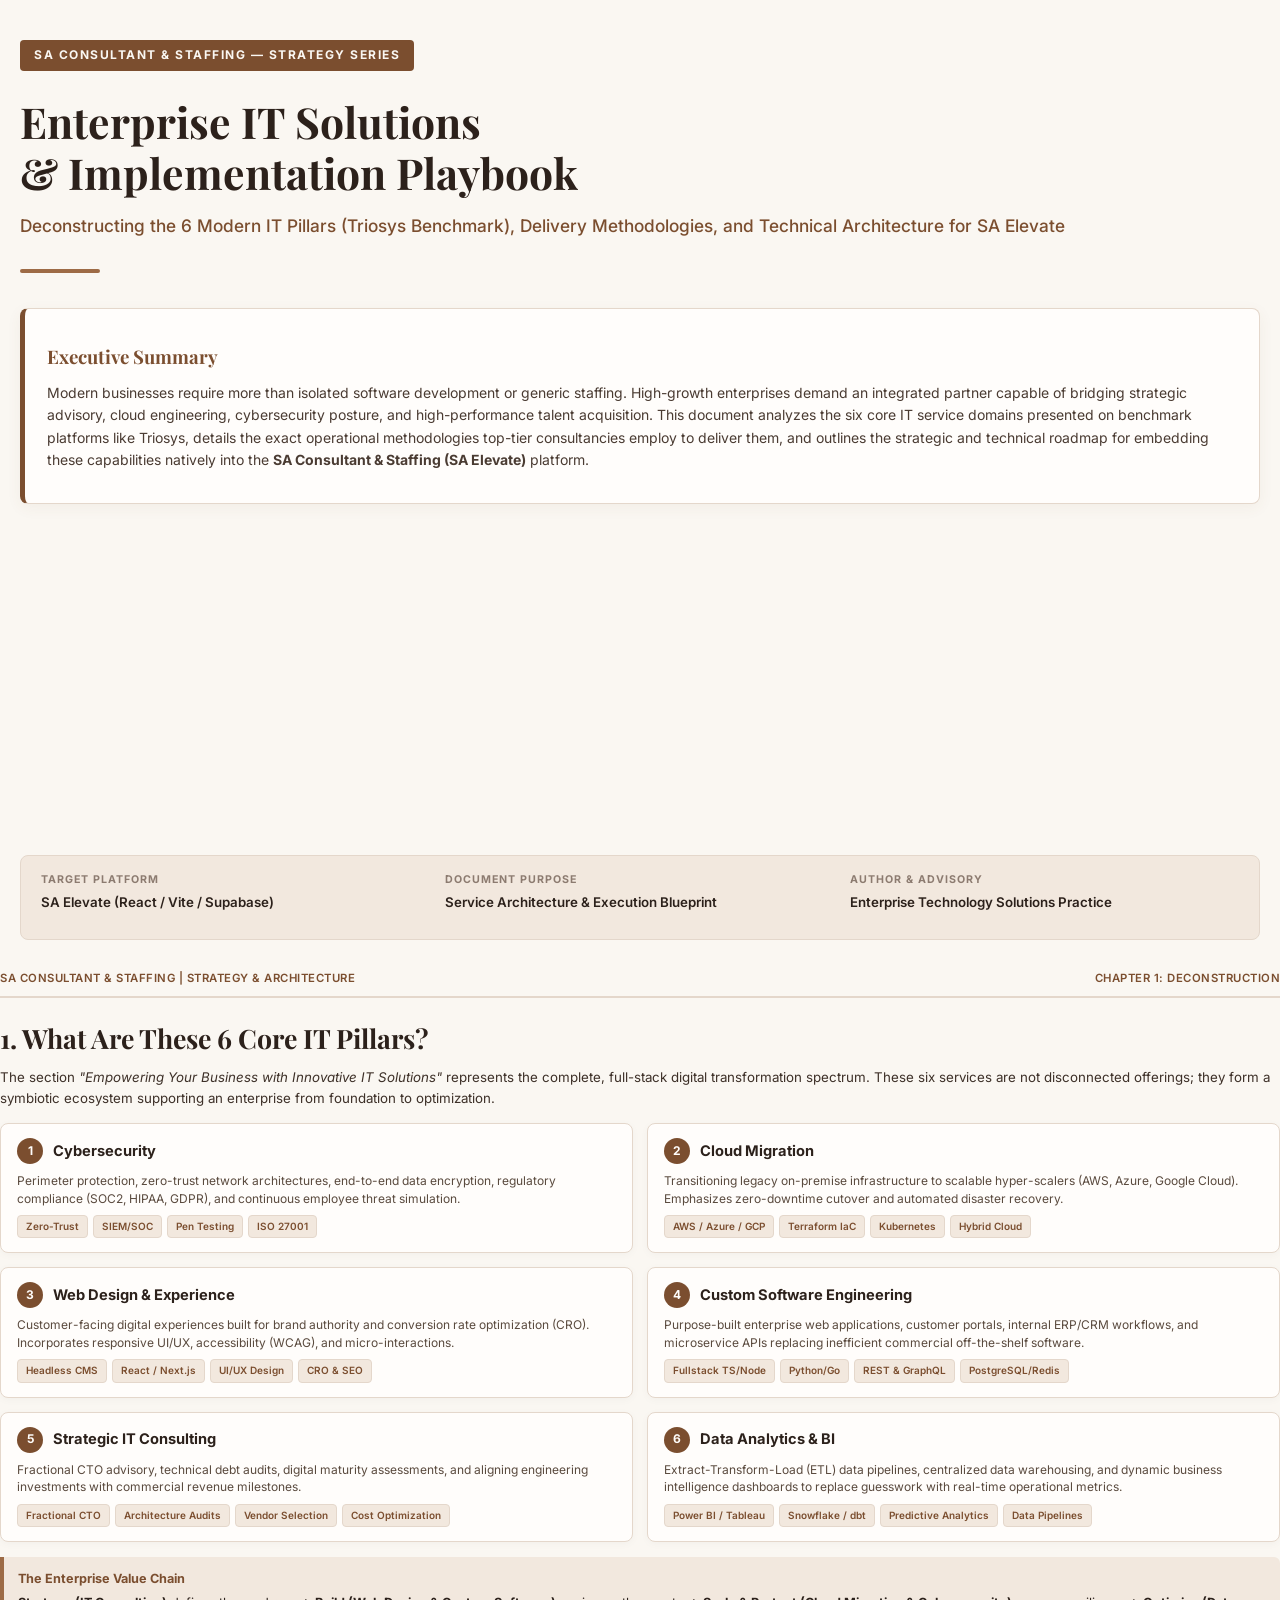
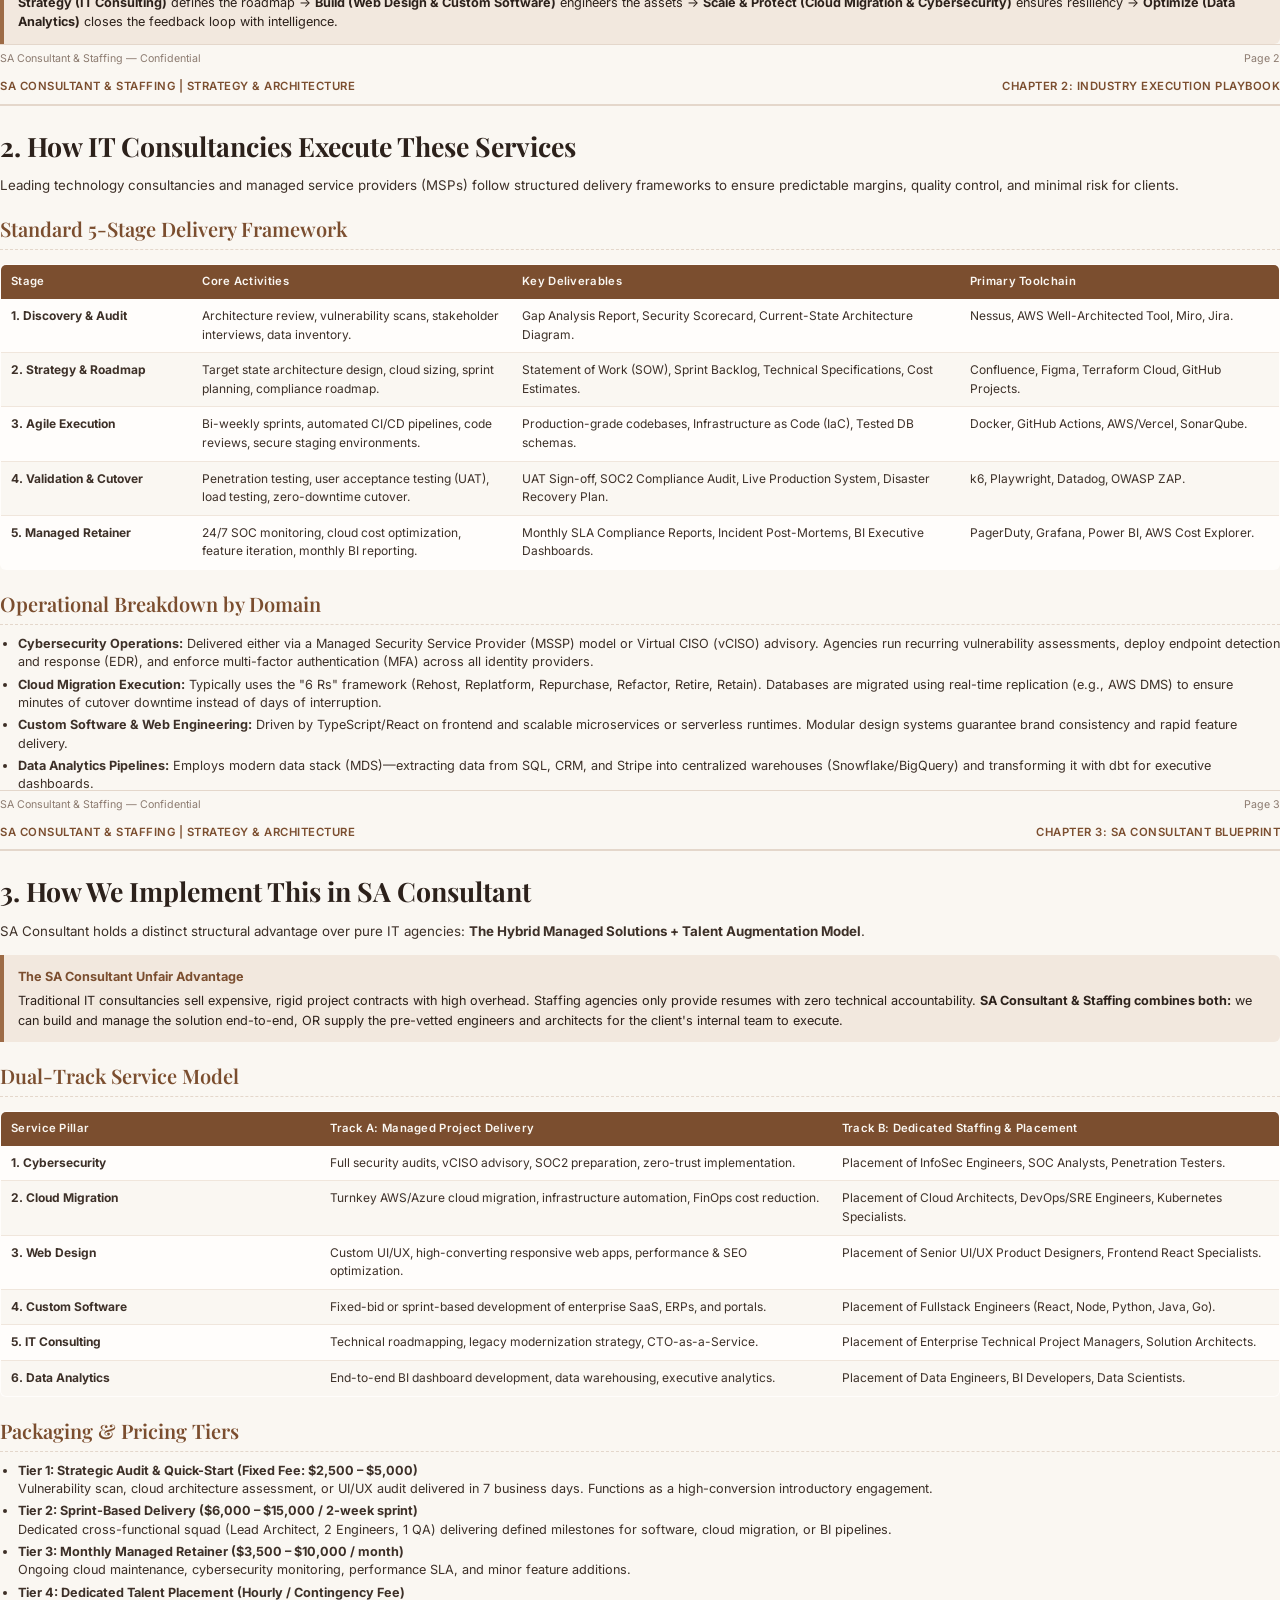
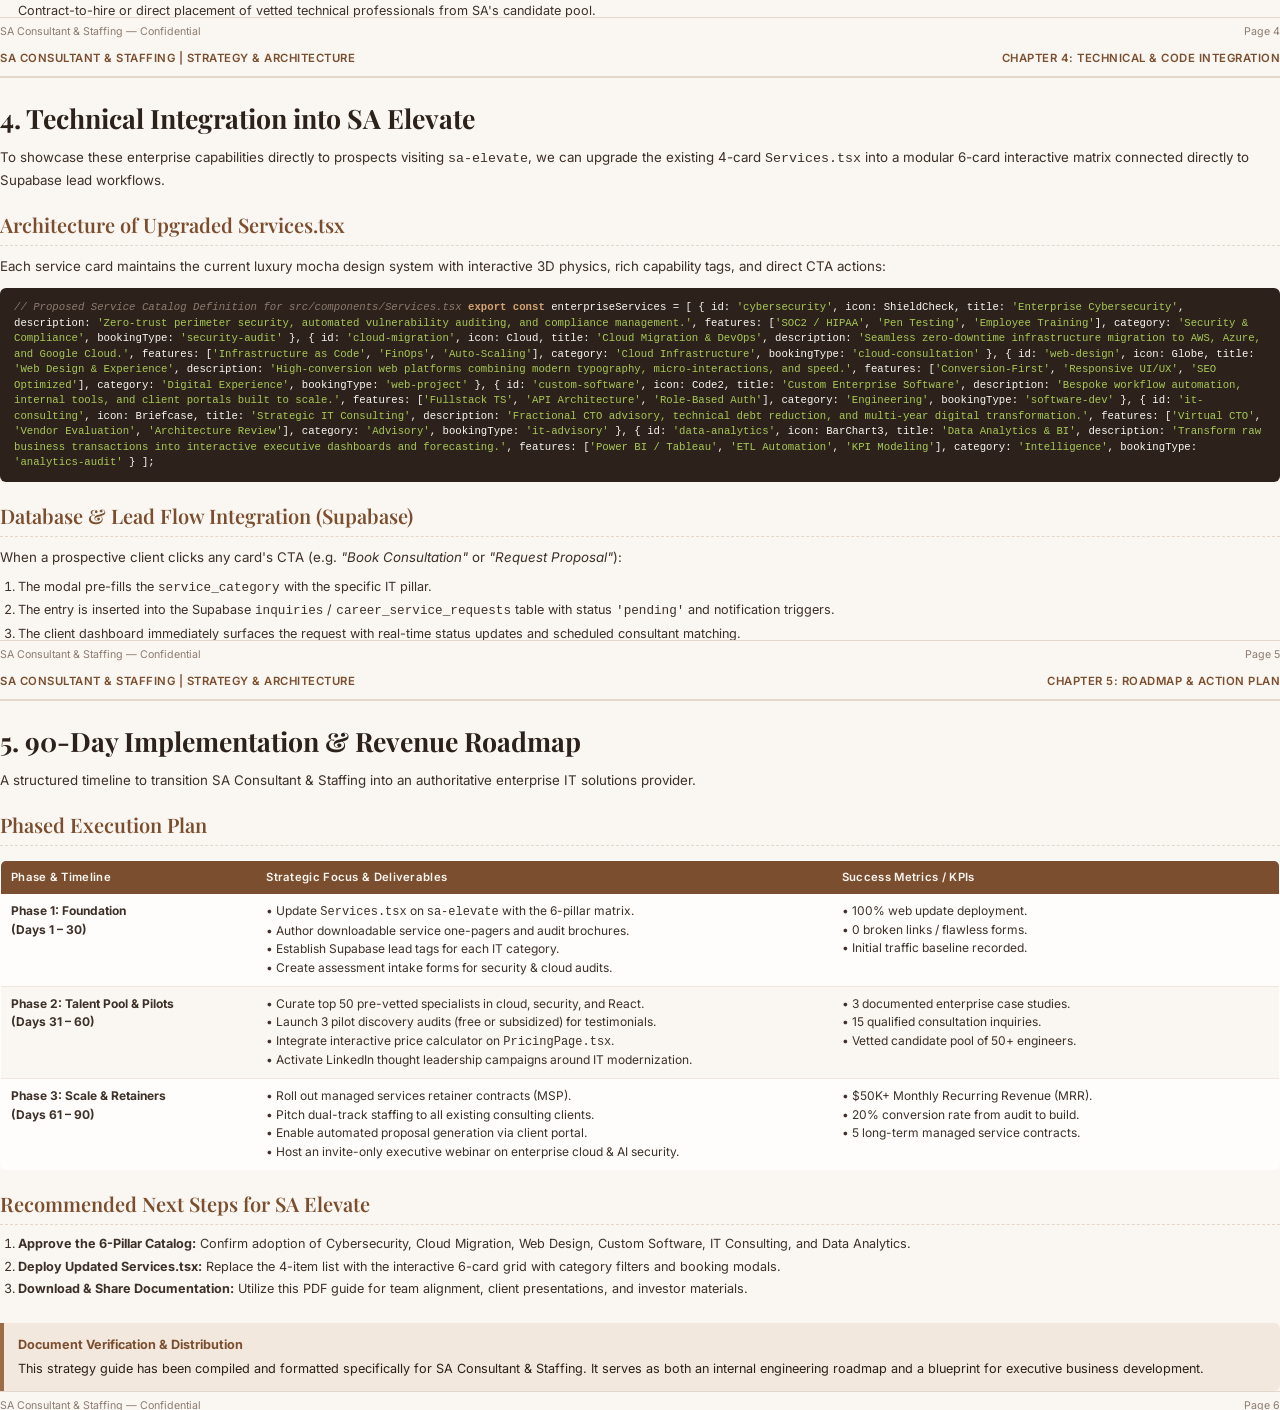
<file: public/documentation/service_strategy.html>
<!DOCTYPE html>
<html lang="en">
<head>
<meta charset="UTF-8">
<title>SA Consultant - Enterprise IT Solutions Strategy & Implementation Guide</title>
<style>
  @import url('https://fonts.googleapis.com/css2?family=Inter:wght@300;400;500;600;700;800&family=Playfair+Display:ital,wght@0,600;0,700;1,400&display=swap');

  @page {
    size: A4;
    margin: 18mm 16mm 18mm 16mm;
    @bottom-right {
      content: counter(page);
    }
  }

  * {
    box-sizing: border-box;
    margin: 0;
    padding: 0;
  }

  body {
    font-family: 'Inter', -apple-system, BlinkMacSystemFont, 'Segoe UI', Roboto, sans-serif;
    color: #2C211B;
    background-color: #FAF7F2;
    line-height: 1.55;
    font-size: 11pt;
    -webkit-print-color-adjust: exact;
    print-color-adjust: exact;
  }

  .page {
    page-break-after: always;
    break-after: page;
    position: relative;
    padding: 10px 0;
  }

  .page:last-child {
    page-break-after: avoid;
    break-after: avoid;
  }

  /* Header & Footer styling for pages */
  .doc-header {
    display: flex;
    justify-content: space-between;
    align-items: center;
    border-bottom: 2px solid #E4D7CB;
    padding-bottom: 8px;
    margin-bottom: 20px;
    font-size: 8.5pt;
    color: #7B4E2F;
    font-weight: 600;
    letter-spacing: 0.5px;
    text-transform: uppercase;
  }

  .doc-footer {
    position: absolute;
    bottom: 0;
    left: 0;
    right: 0;
    display: flex;
    justify-content: space-between;
    align-items: center;
    border-top: 1px solid #E4D7CB;
    padding-top: 6px;
    font-size: 8pt;
    color: #8C7B70;
  }

  /* Cover Page */
  .cover-page {
    display: flex;
    flex-direction: column;
    justify-content: space-between;
    min-height: 960px;
    padding: 40px 20px 20px 20px;
  }

  .brand-badge {
    display: inline-block;
    background: #7B4E2F;
    color: #FAF7F2;
    font-size: 9pt;
    font-weight: 700;
    letter-spacing: 1.5px;
    text-transform: uppercase;
    padding: 6px 14px;
    border-radius: 4px;
    margin-bottom: 25px;
  }

  .cover-title {
    font-family: 'Playfair Display', Georgia, serif;
    font-size: 32pt;
    font-weight: 700;
    color: #2C211B;
    line-height: 1.2;
    margin-bottom: 15px;
  }

  .cover-subtitle {
    font-size: 13pt;
    color: #7B4E2F;
    font-weight: 500;
    line-height: 1.5;
    margin-bottom: 30px;
    max-width: 90%;
  }

  .cover-divider {
    width: 80px;
    height: 4px;
    background: #9D6B46;
    margin-bottom: 35px;
    border-radius: 2px;
  }

  .executive-summary-card {
    background: #FFFDFB;
    border: 1px solid #E4D7CB;
    border-left: 5px solid #7B4E2F;
    padding: 22px;
    border-radius: 8px;
    box-shadow: 0 4px 15px rgba(123, 78, 47, 0.06);
    margin-bottom: 40px;
  }

  .executive-summary-card h3 {
    font-family: 'Playfair Display', serif;
    font-size: 14pt;
    color: #7B4E2F;
    margin-bottom: 10px;
  }

  .executive-summary-card p {
    font-size: 10.5pt;
    color: #4A3B32;
    line-height: 1.6;
  }

  .meta-grid {
    display: grid;
    grid-template-columns: repeat(3, 1fr);
    gap: 15px;
    background: #F2E8DE;
    padding: 16px 20px;
    border-radius: 8px;
    border: 1px solid #E4D7CB;
  }

  .meta-item h4 {
    font-size: 8pt;
    text-transform: uppercase;
    letter-spacing: 1px;
    color: #8C7B70;
    margin-bottom: 4px;
  }

  .meta-item p {
    font-size: 10pt;
    font-weight: 600;
    color: #2C211B;
  }

  /* Headings */
  h1 {
    font-family: 'Playfair Display', Georgia, serif;
    font-size: 20pt;
    color: #2C211B;
    margin-bottom: 8px;
    font-weight: 700;
  }

  h2 {
    font-family: 'Playfair Display', Georgia, serif;
    font-size: 15pt;
    color: #7B4E2F;
    margin-top: 18px;
    margin-bottom: 10px;
    font-weight: 600;
    border-bottom: 1px dashed #E4D7CB;
    padding-bottom: 5px;
  }

  h3 {
    font-size: 12pt;
    color: #2C211B;
    margin-top: 12px;
    margin-bottom: 6px;
    font-weight: 700;
  }

  p {
    margin-bottom: 10px;
    color: #3D3028;
    font-size: 10pt;
  }

  /* Grid & Cards */
  .pillars-grid {
    display: grid;
    grid-template-columns: 1fr 1fr;
    gap: 14px;
    margin-top: 15px;
    margin-bottom: 15px;
  }

  .pillar-card {
    background: #FFFDFB;
    border: 1px solid #E4D7CB;
    border-radius: 8px;
    padding: 14px 16px;
    position: relative;
    box-shadow: 0 2px 8px rgba(44, 33, 27, 0.03);
  }

  .pillar-header {
    display: flex;
    align-items: center;
    gap: 10px;
    margin-bottom: 8px;
  }

  .pillar-number {
    width: 26px;
    height: 26px;
    background: #7B4E2F;
    color: #FFFDFB;
    border-radius: 50%;
    display: flex;
    align-items: center;
    justify-content: center;
    font-size: 9pt;
    font-weight: 700;
    flex-shrink: 0;
  }

  .pillar-title {
    font-size: 11pt;
    font-weight: 700;
    color: #2C211B;
  }

  .pillar-desc {
    font-size: 9pt;
    color: #5A4A3E;
    line-height: 1.45;
    margin-bottom: 8px;
  }

  .pillar-tags {
    display: flex;
    flex-wrap: wrap;
    gap: 5px;
  }

  .tag {
    background: #F2E8DE;
    color: #7B4E2F;
    font-size: 7.5pt;
    font-weight: 600;
    padding: 3px 8px;
    border-radius: 4px;
    border: 1px solid #E4D7CB;
  }

  /* Tables */
  table {
    width: 100%;
    border-collapse: collapse;
    margin: 14px 0;
    font-size: 9pt;
    background: #FFFDFB;
    border-radius: 6px;
    overflow: hidden;
    border: 1px solid #E4D7CB;
  }

  th {
    background: #7B4E2F;
    color: #FAF7F2;
    text-align: left;
    padding: 8px 10px;
    font-weight: 600;
    font-size: 8.5pt;
    letter-spacing: 0.3px;
  }

  td {
    padding: 8px 10px;
    border-bottom: 1px solid #F0E6DC;
    color: #3D3028;
    vertical-align: top;
  }

  tr:nth-child(even) td {
    background: #FAF7F2;
  }

  /* Callout boxes */
  .callout {
    background: #F2E8DE;
    border-left: 4px solid #9D6B46;
    padding: 12px 14px;
    border-radius: 0 6px 6px 0;
    margin: 14px 0;
    font-size: 9.5pt;
  }

  .callout-title {
    font-weight: 700;
    color: #7B4E2F;
    margin-bottom: 4px;
    font-size: 9.5pt;
  }

  .code-block {
    background: #2C211B;
    color: #FAF7F2;
    padding: 12px 14px;
    border-radius: 6px;
    font-family: 'Consolas', monospace;
    font-size: 8pt;
    line-height: 1.45;
    margin: 12px 0;
    overflow-x: auto;
  }

  .code-keyword { color: #D4A373; font-weight: bold; }
  .code-string { color: #A7C957; }
  .code-comment { color: #8C7B70; font-style: italic; }

  ul, ol {
    margin-left: 18px;
    margin-bottom: 10px;
    font-size: 9.5pt;
    color: #3D3028;
  }

  li {
    margin-bottom: 4px;
    line-height: 1.45;
  }
</style>
</head>
<body>

<!-- PAGE 1: COVER PAGE -->
<div class="page cover-page">
  <div>
    <span class="brand-badge">SA Consultant & Staffing — Strategy Series</span>
    <h1 class="cover-title">Enterprise IT Solutions<br>& Implementation Playbook</h1>
    <p class="cover-subtitle">Deconstructing the 6 Modern IT Pillars (Triosys Benchmark), Delivery Methodologies, and Technical Architecture for SA Elevate</p>
    <div class="cover-divider"></div>

    <div class="executive-summary-card">
      <h3>Executive Summary</h3>
      <p>Modern businesses require more than isolated software development or generic staffing. High-growth enterprises demand an integrated partner capable of bridging strategic advisory, cloud engineering, cybersecurity posture, and high-performance talent acquisition. This document analyzes the six core IT service domains presented on benchmark platforms like Triosys, details the exact operational methodologies top-tier consultancies employ to deliver them, and outlines the strategic and technical roadmap for embedding these capabilities natively into the <strong>SA Consultant & Staffing (SA Elevate)</strong> platform.</p>
    </div>
  </div>

  <div>
    <div class="meta-grid">
      <div class="meta-item">
        <h4>Target Platform</h4>
        <p>SA Elevate (React / Vite / Supabase)</p>
      </div>
      <div class="meta-item">
        <h4>Document Purpose</h4>
        <p>Service Architecture & Execution Blueprint</p>
      </div>
      <div class="meta-item">
        <h4>Author & Advisory</h4>
        <p>Enterprise Technology Solutions Practice</p>
      </div>
    </div>
  </div>
</div>

<!-- PAGE 2: CHAPTER 1: WHAT IS THIS? -->
<div class="page">
  <div class="doc-header">
    <span>SA Consultant & Staffing | Strategy & Architecture</span>
    <span>Chapter 1: Deconstruction</span>
  </div>

  <h1>1. What Are These 6 Core IT Pillars?</h1>
  <p>The section <em>"Empowering Your Business with Innovative IT Solutions"</em> represents the complete, full-stack digital transformation spectrum. These six services are not disconnected offerings; they form a symbiotic ecosystem supporting an enterprise from foundation to optimization.</p>

  <div class="pillars-grid">
    <div class="pillar-card">
      <div class="pillar-header">
        <div class="pillar-number">1</div>
        <div class="pillar-title">Cybersecurity</div>
      </div>
      <p class="pillar-desc">Perimeter protection, zero-trust network architectures, end-to-end data encryption, regulatory compliance (SOC2, HIPAA, GDPR), and continuous employee threat simulation.</p>
      <div class="pillar-tags">
        <span class="tag">Zero-Trust</span>
        <span class="tag">SIEM/SOC</span>
        <span class="tag">Pen Testing</span>
        <span class="tag">ISO 27001</span>
      </div>
    </div>

    <div class="pillar-card">
      <div class="pillar-header">
        <div class="pillar-number">2</div>
        <div class="pillar-title">Cloud Migration</div>
      </div>
      <p class="pillar-desc">Transitioning legacy on-premise infrastructure to scalable hyper-scalers (AWS, Azure, Google Cloud). Emphasizes zero-downtime cutover and automated disaster recovery.</p>
      <div class="pillar-tags">
        <span class="tag">AWS / Azure / GCP</span>
        <span class="tag">Terraform IaC</span>
        <span class="tag">Kubernetes</span>
        <span class="tag">Hybrid Cloud</span>
      </div>
    </div>

    <div class="pillar-card">
      <div class="pillar-header">
        <div class="pillar-number">3</div>
        <div class="pillar-title">Web Design & Experience</div>
      </div>
      <p class="pillar-desc">Customer-facing digital experiences built for brand authority and conversion rate optimization (CRO). Incorporates responsive UI/UX, accessibility (WCAG), and micro-interactions.</p>
      <div class="pillar-tags">
        <span class="tag">Headless CMS</span>
        <span class="tag">React / Next.js</span>
        <span class="tag">UI/UX Design</span>
        <span class="tag">CRO & SEO</span>
      </div>
    </div>

    <div class="pillar-card">
      <div class="pillar-header">
        <div class="pillar-number">4</div>
        <div class="pillar-title">Custom Software Engineering</div>
      </div>
      <p class="pillar-desc">Purpose-built enterprise web applications, customer portals, internal ERP/CRM workflows, and microservice APIs replacing inefficient commercial off-the-shelf software.</p>
      <div class="pillar-tags">
        <span class="tag">Fullstack TS/Node</span>
        <span class="tag">Python/Go</span>
        <span class="tag">REST & GraphQL</span>
        <span class="tag">PostgreSQL/Redis</span>
      </div>
    </div>

    <div class="pillar-card">
      <div class="pillar-header">
        <div class="pillar-number">5</div>
        <div class="pillar-title">Strategic IT Consulting</div>
      </div>
      <p class="pillar-desc">Fractional CTO advisory, technical debt audits, digital maturity assessments, and aligning engineering investments with commercial revenue milestones.</p>
      <div class="pillar-tags">
        <span class="tag">Fractional CTO</span>
        <span class="tag">Architecture Audits</span>
        <span class="tag">Vendor Selection</span>
        <span class="tag">Cost Optimization</span>
      </div>
    </div>

    <div class="pillar-card">
      <div class="pillar-header">
        <div class="pillar-number">6</div>
        <div class="pillar-title">Data Analytics & BI</div>
      </div>
      <p class="pillar-desc">Extract-Transform-Load (ETL) data pipelines, centralized data warehousing, and dynamic business intelligence dashboards to replace guesswork with real-time operational metrics.</p>
      <div class="pillar-tags">
        <span class="tag">Power BI / Tableau</span>
        <span class="tag">Snowflake / dbt</span>
        <span class="tag">Predictive Analytics</span>
        <span class="tag">Data Pipelines</span>
      </div>
    </div>
  </div>

  <div class="callout">
    <div class="callout-title">The Enterprise Value Chain</div>
    <strong>Strategy (IT Consulting)</strong> defines the roadmap &rarr; <strong>Build (Web Design & Custom Software)</strong> engineers the assets &rarr; <strong>Scale & Protect (Cloud Migration & Cybersecurity)</strong> ensures resiliency &rarr; <strong>Optimize (Data Analytics)</strong> closes the feedback loop with intelligence.
  </div>

  <div class="doc-footer">
    <span>SA Consultant & Staffing — Confidential</span>
    <span>Page 2</span>
  </div>
</div>

<!-- PAGE 3: CHAPTER 2: HOW THEY DO THIS -->
<div class="page">
  <div class="doc-header">
    <span>SA Consultant & Staffing | Strategy & Architecture</span>
    <span>Chapter 2: Industry Execution Playbook</span>
  </div>

  <h1>2. How IT Consultancies Execute These Services</h1>
  <p>Leading technology consultancies and managed service providers (MSPs) follow structured delivery frameworks to ensure predictable margins, quality control, and minimal risk for clients.</p>

  <h2>Standard 5-Stage Delivery Framework</h2>
  <table>
    <thead>
      <tr>
        <th style="width: 15%;">Stage</th>
        <th style="width: 25%;">Core Activities</th>
        <th style="width: 35%;">Key Deliverables</th>
        <th style="width: 25%;">Primary Toolchain</th>
      </tr>
    </thead>
    <tbody>
      <tr>
        <td><strong>1. Discovery & Audit</strong></td>
        <td>Architecture review, vulnerability scans, stakeholder interviews, data inventory.</td>
        <td>Gap Analysis Report, Security Scorecard, Current-State Architecture Diagram.</td>
        <td>Nessus, AWS Well-Architected Tool, Miro, Jira.</td>
      </tr>
      <tr>
        <td><strong>2. Strategy & Roadmap</strong></td>
        <td>Target state architecture design, cloud sizing, sprint planning, compliance roadmap.</td>
        <td>Statement of Work (SOW), Sprint Backlog, Technical Specifications, Cost Estimates.</td>
        <td>Confluence, Figma, Terraform Cloud, GitHub Projects.</td>
      </tr>
      <tr>
        <td><strong>3. Agile Execution</strong></td>
        <td>Bi-weekly sprints, automated CI/CD pipelines, code reviews, secure staging environments.</td>
        <td>Production-grade codebases, Infrastructure as Code (IaC), Tested DB schemas.</td>
        <td>Docker, GitHub Actions, AWS/Vercel, SonarQube.</td>
      </tr>
      <tr>
        <td><strong>4. Validation & Cutover</strong></td>
        <td>Penetration testing, user acceptance testing (UAT), load testing, zero-downtime cutover.</td>
        <td>UAT Sign-off, SOC2 Compliance Audit, Live Production System, Disaster Recovery Plan.</td>
        <td>k6, Playwright, Datadog, OWASP ZAP.</td>
      </tr>
      <tr>
        <td><strong>5. Managed Retainer</strong></td>
        <td>24/7 SOC monitoring, cloud cost optimization, feature iteration, monthly BI reporting.</td>
        <td>Monthly SLA Compliance Reports, Incident Post-Mortems, BI Executive Dashboards.</td>
        <td>PagerDuty, Grafana, Power BI, AWS Cost Explorer.</td>
      </tr>
    </tbody>
  </table>

  <h2>Operational Breakdown by Domain</h2>
  <ul>
    <li><strong>Cybersecurity Operations:</strong> Delivered either via a Managed Security Service Provider (MSSP) model or Virtual CISO (vCISO) advisory. Agencies run recurring vulnerability assessments, deploy endpoint detection and response (EDR), and enforce multi-factor authentication (MFA) across all identity providers.</li>
    <li><strong>Cloud Migration Execution:</strong> Typically uses the "6 Rs" framework (Rehost, Replatform, Repurchase, Refactor, Retire, Retain). Databases are migrated using real-time replication (e.g., AWS DMS) to ensure minutes of cutover downtime instead of days of interruption.</li>
    <li><strong>Custom Software & Web Engineering:</strong> Driven by TypeScript/React on frontend and scalable microservices or serverless runtimes. Modular design systems guarantee brand consistency and rapid feature delivery.</li>
    <li><strong>Data Analytics Pipelines:</strong> Employs modern data stack (MDS)—extracting data from SQL, CRM, and Stripe into centralized warehouses (Snowflake/BigQuery) and transforming it with dbt for executive dashboards.</li>
  </ul>

  <div class="doc-footer">
    <span>SA Consultant & Staffing — Confidential</span>
    <span>Page 3</span>
  </div>
</div>

<!-- PAGE 4: CHAPTER 3: IMPLEMENTING IN SA CONSULTANT -->
<div class="page">
  <div class="doc-header">
    <span>SA Consultant & Staffing | Strategy & Architecture</span>
    <span>Chapter 3: SA Consultant Blueprint</span>
  </div>

  <h1>3. How We Implement This in SA Consultant</h1>
  <p>SA Consultant holds a distinct structural advantage over pure IT agencies: <strong>The Hybrid Managed Solutions + Talent Augmentation Model</strong>.</p>

  <div class="callout">
    <div class="callout-title">The SA Consultant Unfair Advantage</div>
    Traditional IT consultancies sell expensive, rigid project contracts with high overhead. Staffing agencies only provide resumes with zero technical accountability. <strong>SA Consultant & Staffing combines both:</strong> we can build and manage the solution end-to-end, OR supply the pre-vetted engineers and architects for the client's internal team to execute.
  </div>

  <h2>Dual-Track Service Model</h2>
  <table>
    <thead>
      <tr>
        <th style="width: 25%;">Service Pillar</th>
        <th style="width: 40%;">Track A: Managed Project Delivery</th>
        <th style="width: 35%;">Track B: Dedicated Staffing & Placement</th>
      </tr>
    </thead>
    <tbody>
      <tr>
        <td><strong>1. Cybersecurity</strong></td>
        <td>Full security audits, vCISO advisory, SOC2 preparation, zero-trust implementation.</td>
        <td>Placement of InfoSec Engineers, SOC Analysts, Penetration Testers.</td>
      </tr>
      <tr>
        <td><strong>2. Cloud Migration</strong></td>
        <td>Turnkey AWS/Azure cloud migration, infrastructure automation, FinOps cost reduction.</td>
        <td>Placement of Cloud Architects, DevOps/SRE Engineers, Kubernetes Specialists.</td>
      </tr>
      <tr>
        <td><strong>3. Web Design</strong></td>
        <td>Custom UI/UX, high-converting responsive web apps, performance & SEO optimization.</td>
        <td>Placement of Senior UI/UX Product Designers, Frontend React Specialists.</td>
      </tr>
      <tr>
        <td><strong>4. Custom Software</strong></td>
        <td>Fixed-bid or sprint-based development of enterprise SaaS, ERPs, and portals.</td>
        <td>Placement of Fullstack Engineers (React, Node, Python, Java, Go).</td>
      </tr>
      <tr>
        <td><strong>5. IT Consulting</strong></td>
        <td>Technical roadmapping, legacy modernization strategy, CTO-as-a-Service.</td>
        <td>Placement of Enterprise Technical Project Managers, Solution Architects.</td>
      </tr>
      <tr>
        <td><strong>6. Data Analytics</strong></td>
        <td>End-to-end BI dashboard development, data warehousing, executive analytics.</td>
        <td>Placement of Data Engineers, BI Developers, Data Scientists.</td>
      </tr>
    </tbody>
  </table>

  <h2>Packaging & Pricing Tiers</h2>
  <ul>
    <li><strong>Tier 1: Strategic Audit & Quick-Start (Fixed Fee: $2,500 – $5,000)</strong><br>
    Vulnerability scan, cloud architecture assessment, or UI/UX audit delivered in 7 business days. Functions as a high-conversion introductory engagement.</li>
    <li><strong>Tier 2: Sprint-Based Delivery ($6,000 – $15,000 / 2-week sprint)</strong><br>
    Dedicated cross-functional squad (Lead Architect, 2 Engineers, 1 QA) delivering defined milestones for software, cloud migration, or BI pipelines.</li>
    <li><strong>Tier 3: Monthly Managed Retainer ($3,500 – $10,000 / month)</strong><br>
    Ongoing cloud maintenance, cybersecurity monitoring, performance SLA, and minor feature additions.</li>
    <li><strong>Tier 4: Dedicated Talent Placement (Hourly / Contingency Fee)</strong><br>
    Contract-to-hire or direct placement of vetted technical professionals from SA's candidate pool.</li>
  </ul>

  <div class="doc-footer">
    <span>SA Consultant & Staffing — Confidential</span>
    <span>Page 4</span>
  </div>
</div>

<!-- PAGE 5: CHAPTER 4: TECHNICAL INTEGRATION IN SA-ELEVATE -->
<div class="page">
  <div class="doc-header">
    <span>SA Consultant & Staffing | Strategy & Architecture</span>
    <span>Chapter 4: Technical & Code Integration</span>
  </div>

  <h1>4. Technical Integration into SA Elevate</h1>
  <p>To showcase these enterprise capabilities directly to prospects visiting <code>sa-elevate</code>, we can upgrade the existing 4-card <code>Services.tsx</code> into a modular 6-card interactive matrix connected directly to Supabase lead workflows.</p>

  <h2>Architecture of Upgraded Services.tsx</h2>
  <p>Each service card maintains the current luxury mocha design system with interactive 3D physics, rich capability tags, and direct CTA actions:</p>

  <div class="code-block">
<span class="code-comment">// Proposed Service Catalog Definition for src/components/Services.tsx</span>
<span class="code-keyword">export const</span> enterpriseServices = [
  {
    id: <span class="code-string">'cybersecurity'</span>,
    icon: ShieldCheck,
    title: <span class="code-string">'Enterprise Cybersecurity'</span>,
    description: <span class="code-string">'Zero-trust perimeter security, automated vulnerability auditing, and compliance management.'</span>,
    features: [<span class="code-string">'SOC2 / HIPAA'</span>, <span class="code-string">'Pen Testing'</span>, <span class="code-string">'Employee Training'</span>],
    category: <span class="code-string">'Security & Compliance'</span>,
    bookingType: <span class="code-string">'security-audit'</span>
  },
  {
    id: <span class="code-string">'cloud-migration'</span>,
    icon: Cloud,
    title: <span class="code-string">'Cloud Migration & DevOps'</span>,
    description: <span class="code-string">'Seamless zero-downtime infrastructure migration to AWS, Azure, and Google Cloud.'</span>,
    features: [<span class="code-string">'Infrastructure as Code'</span>, <span class="code-string">'FinOps'</span>, <span class="code-string">'Auto-Scaling'</span>],
    category: <span class="code-string">'Cloud Infrastructure'</span>,
    bookingType: <span class="code-string">'cloud-consultation'</span>
  },
  {
    id: <span class="code-string">'web-design'</span>,
    icon: Globe,
    title: <span class="code-string">'Web Design & Experience'</span>,
    description: <span class="code-string">'High-conversion web platforms combining modern typography, micro-interactions, and speed.'</span>,
    features: [<span class="code-string">'Conversion-First'</span>, <span class="code-string">'Responsive UI/UX'</span>, <span class="code-string">'SEO Optimized'</span>],
    category: <span class="code-string">'Digital Experience'</span>,
    bookingType: <span class="code-string">'web-project'</span>
  },
  {
    id: <span class="code-string">'custom-software'</span>,
    icon: Code2,
    title: <span class="code-string">'Custom Enterprise Software'</span>,
    description: <span class="code-string">'Bespoke workflow automation, internal tools, and client portals built to scale.'</span>,
    features: [<span class="code-string">'Fullstack TS'</span>, <span class="code-string">'API Architecture'</span>, <span class="code-string">'Role-Based Auth'</span>],
    category: <span class="code-string">'Engineering'</span>,
    bookingType: <span class="code-string">'software-dev'</span>
  },
  {
    id: <span class="code-string">'it-consulting'</span>,
    icon: Briefcase,
    title: <span class="code-string">'Strategic IT Consulting'</span>,
    description: <span class="code-string">'Fractional CTO advisory, technical debt reduction, and multi-year digital transformation.'</span>,
    features: [<span class="code-string">'Virtual CTO'</span>, <span class="code-string">'Vendor Evaluation'</span>, <span class="code-string">'Architecture Review'</span>],
    category: <span class="code-string">'Advisory'</span>,
    bookingType: <span class="code-string">'it-advisory'</span>
  },
  {
    id: <span class="code-string">'data-analytics'</span>,
    icon: BarChart3,
    title: <span class="code-string">'Data Analytics & BI'</span>,
    description: <span class="code-string">'Transform raw business transactions into interactive executive dashboards and forecasting.'</span>,
    features: [<span class="code-string">'Power BI / Tableau'</span>, <span class="code-string">'ETL Automation'</span>, <span class="code-string">'KPI Modeling'</span>],
    category: <span class="code-string">'Intelligence'</span>,
    bookingType: <span class="code-string">'analytics-audit'</span>
  }
];
  </div>

  <h2>Database & Lead Flow Integration (Supabase)</h2>
  <p>When a prospective client clicks any card's CTA (e.g. <em>"Book Consultation"</em> or <em>"Request Proposal"</em>):</p>
  <ol>
    <li>The modal pre-fills the <code>service_category</code> with the specific IT pillar.</li>
    <li>The entry is inserted into the Supabase <code>inquiries</code> / <code>career_service_requests</code> table with status <code>'pending'</code> and notification triggers.</li>
    <li>The client dashboard immediately surfaces the request with real-time status updates and scheduled consultant matching.</li>
  </ol>

  <div class="doc-footer">
    <span>SA Consultant & Staffing — Confidential</span>
    <span>Page 5</span>
  </div>
</div>

<!-- PAGE 6: CHAPTER 5: 90-DAY EXECUTION ROADMAP -->
<div class="page">
  <div class="doc-header">
    <span>SA Consultant & Staffing | Strategy & Architecture</span>
    <span>Chapter 5: Roadmap & Action Plan</span>
  </div>

  <h1>5. 90-Day Implementation & Revenue Roadmap</h1>
  <p>A structured timeline to transition SA Consultant & Staffing into an authoritative enterprise IT solutions provider.</p>

  <h2>Phased Execution Plan</h2>
  <table>
    <thead>
      <tr>
        <th style="width: 20%;">Phase & Timeline</th>
        <th style="width: 45%;">Strategic Focus & Deliverables</th>
        <th style="width: 35%;">Success Metrics / KPIs</th>
      </tr>
    </thead>
    <tbody>
      <tr>
        <td><strong>Phase 1: Foundation<br>(Days 1 – 30)</strong></td>
        <td>
          &bull; Update <code>Services.tsx</code> on <code>sa-elevate</code> with the 6-pillar matrix.<br>
          &bull; Author downloadable service one-pagers and audit brochures.<br>
          &bull; Establish Supabase lead tags for each IT category.<br>
          &bull; Create assessment intake forms for security & cloud audits.
        </td>
        <td>
          &bull; 100% web update deployment.<br>
          &bull; 0 broken links / flawless forms.<br>
          &bull; Initial traffic baseline recorded.
        </td>
      </tr>
      <tr>
        <td><strong>Phase 2: Talent Pool & Pilots<br>(Days 31 – 60)</strong></td>
        <td>
          &bull; Curate top 50 pre-vetted specialists in cloud, security, and React.<br>
          &bull; Launch 3 pilot discovery audits (free or subsidized) for testimonials.<br>
          &bull; Integrate interactive price calculator on <code>PricingPage.tsx</code>.<br>
          &bull; Activate LinkedIn thought leadership campaigns around IT modernization.
        </td>
        <td>
          &bull; 3 documented enterprise case studies.<br>
          &bull; 15 qualified consultation inquiries.<br>
          &bull; Vetted candidate pool of 50+ engineers.
        </td>
      </tr>
      <tr>
        <td><strong>Phase 3: Scale & Retainers<br>(Days 61 – 90)</strong></td>
        <td>
          &bull; Roll out managed services retainer contracts (MSP).<br>
          &bull; Pitch dual-track staffing to all existing consulting clients.<br>
          &bull; Enable automated proposal generation via client portal.<br>
          &bull; Host an invite-only executive webinar on enterprise cloud & AI security.
        </td>
        <td>
          &bull; $50K+ Monthly Recurring Revenue (MRR).<br>
          &bull; 20% conversion rate from audit to build.<br>
          &bull; 5 long-term managed service contracts.
        </td>
      </tr>
    </tbody>
  </table>

  <h2>Recommended Next Steps for SA Elevate</h2>
  <ol>
    <li><strong>Approve the 6-Pillar Catalog:</strong> Confirm adoption of Cybersecurity, Cloud Migration, Web Design, Custom Software, IT Consulting, and Data Analytics.</li>
    <li><strong>Deploy Updated Services.tsx:</strong> Replace the 4-item list with the interactive 6-card grid with category filters and booking modals.</li>
    <li><strong>Download & Share Documentation:</strong> Utilize this PDF guide for team alignment, client presentations, and investor materials.</li>
  </ol>

  <div class="callout" style="margin-top: 25px;">
    <div class="callout-title">Document Verification & Distribution</div>
    This strategy guide has been compiled and formatted specifically for SA Consultant & Staffing. It serves as both an internal engineering roadmap and a blueprint for executive business development.
  </div>

  <div class="doc-footer">
    <span>SA Consultant & Staffing — Confidential</span>
    <span>Page 6</span>
  </div>
</div>

</body>
</html>
</file>
